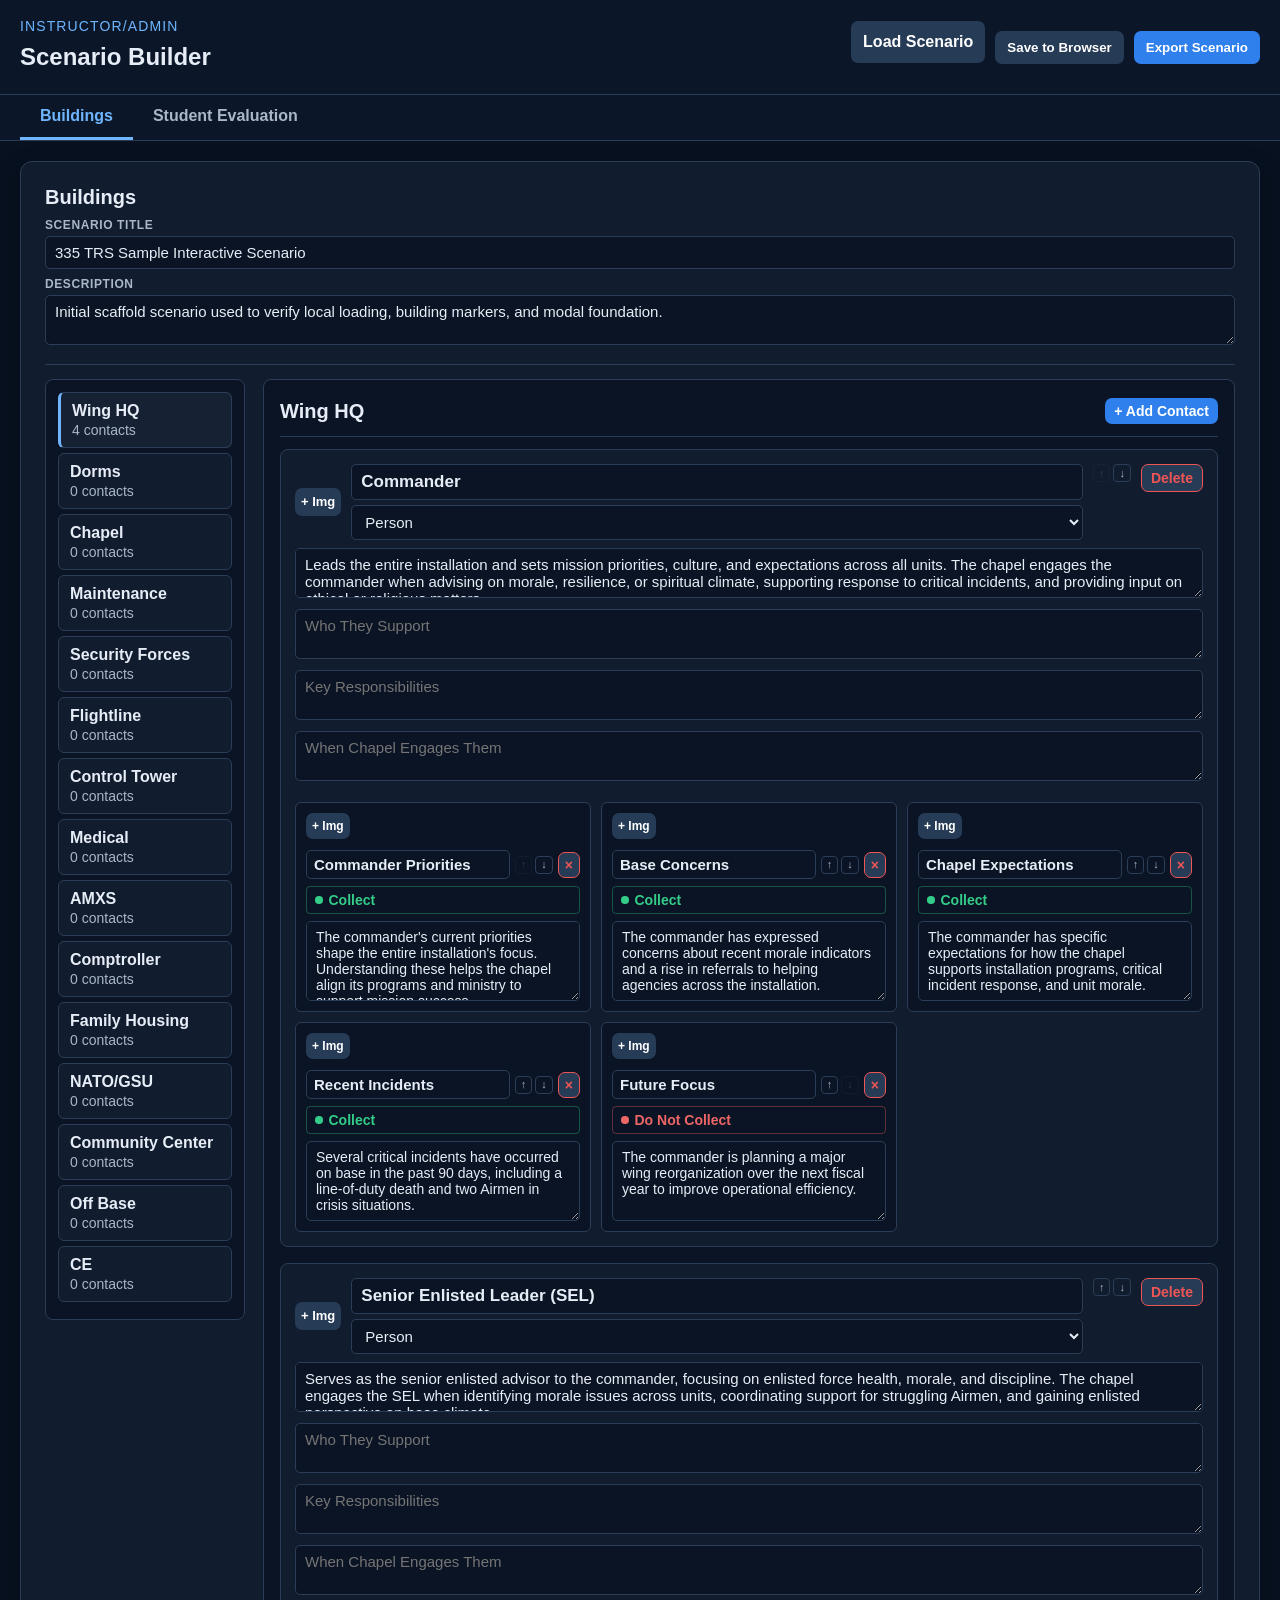
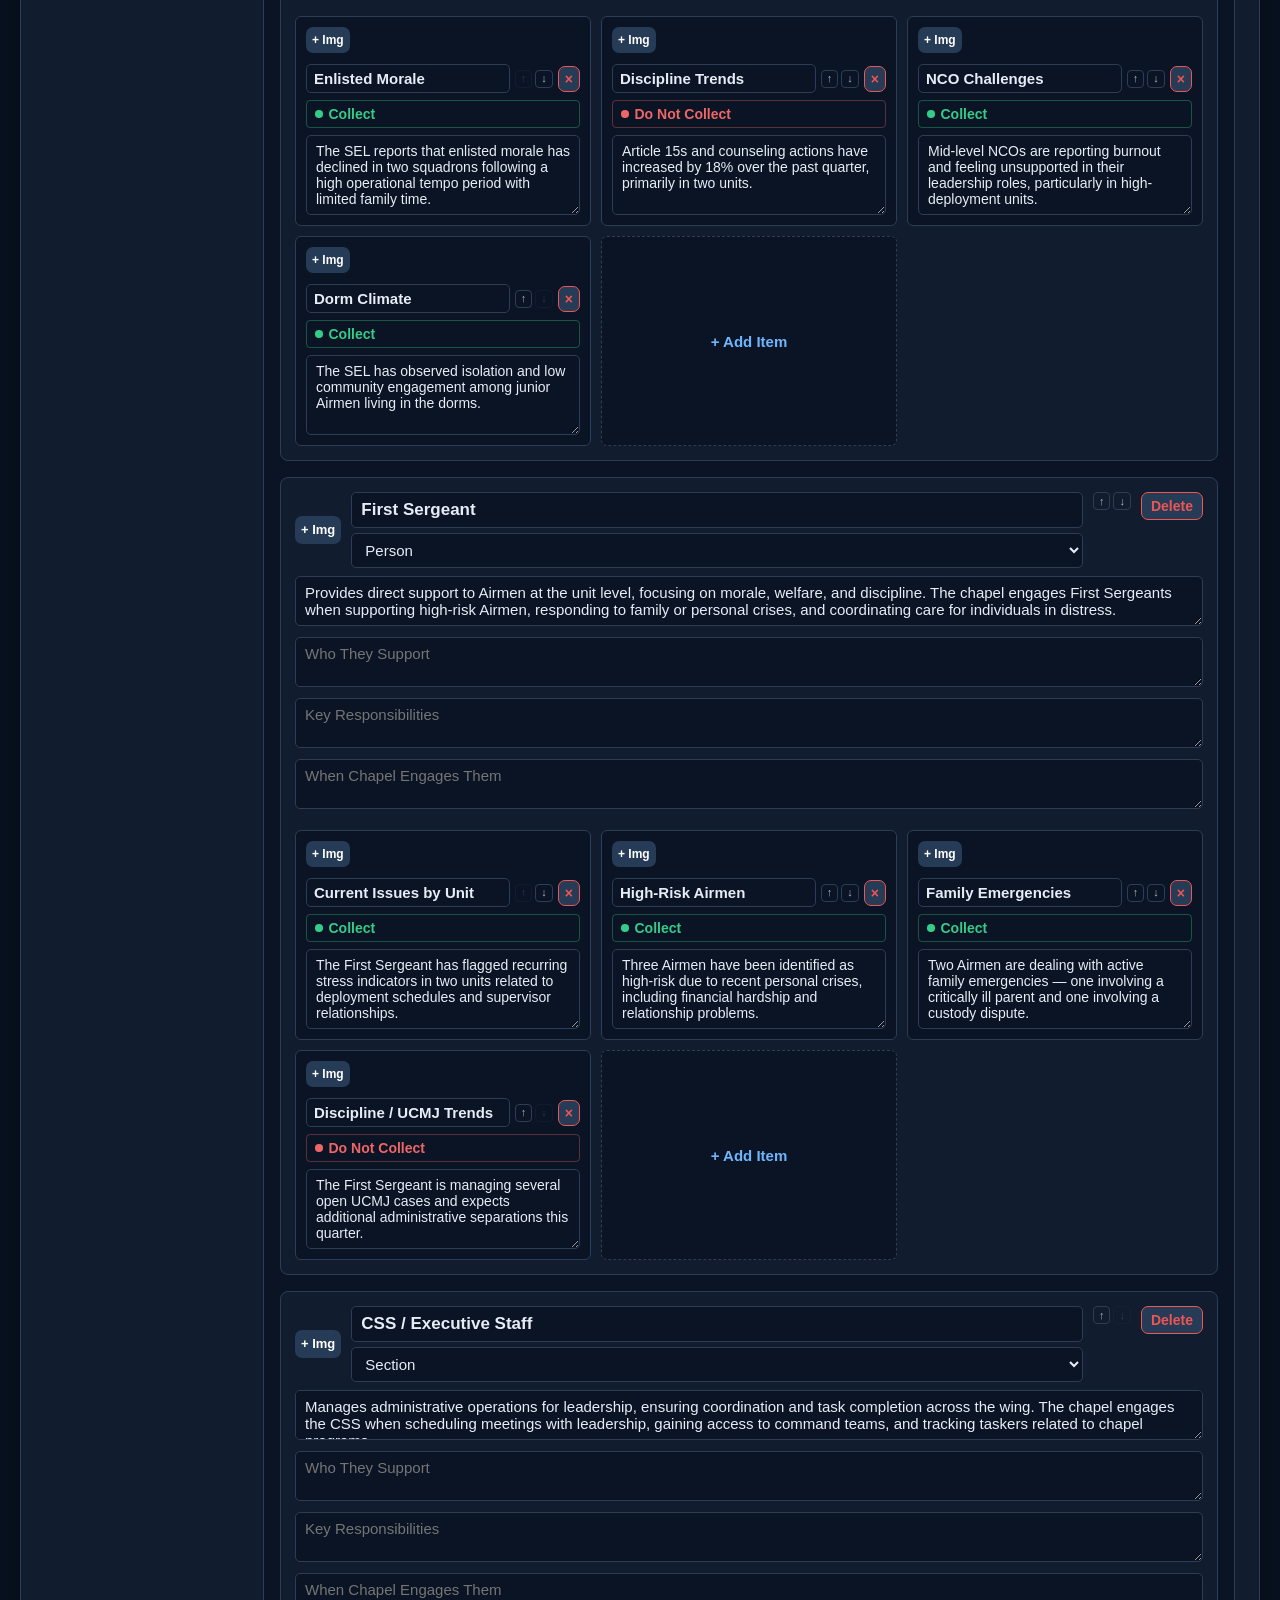
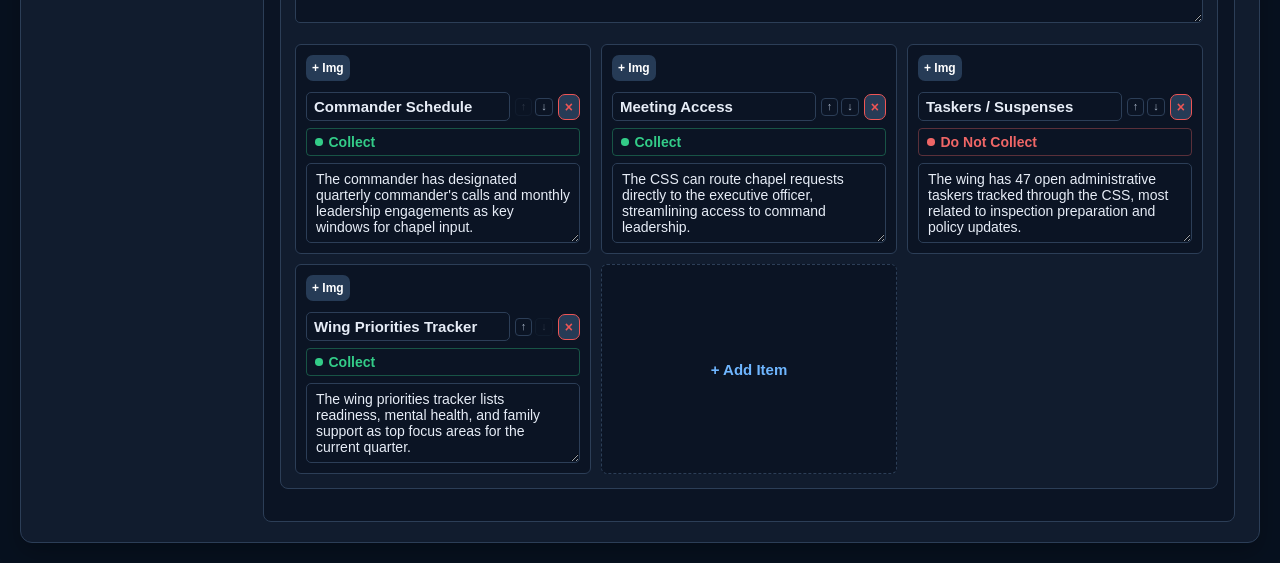
<file: instructor/index.html>
<!DOCTYPE html>
<html lang="en">
<head>
  <meta charset="UTF-8" />
  <meta name="viewport" content="width=device-width, initial-scale=1.0" />
  <title>335 TRS Scenario Builder - Instructor</title>
  <link rel="stylesheet" href="../shared/css/base.css" />
  <link rel="stylesheet" href="./styles.css" />
</head>
<body>

  <header class="app-header">
    <div>
      <p class="eyebrow">Instructor/Admin</p>
      <h1>Scenario Builder</h1>
    </div>
    <div class="button-row">
      <label class="secondary-btn" for="loadScenarioInput" style="cursor:pointer;">Load Scenario</label>
      <input id="loadScenarioInput" type="file" accept=".json,application/json" style="display:none;" />
      <button id="saveToLocalBtn" class="secondary-btn">Save to Browser</button>
      <button id="exportScenarioBtn" class="primary-btn">Export Scenario</button>
    </div>
  </header>

  <nav class="tab-nav">
    <button class="tab-btn active" data-tab="buildings">Buildings</button>
    <button class="tab-btn" data-tab="evaluation">Student Evaluation</button>
  </nav>

  <main class="tab-main">

    <div id="tab-buildings" class="tab-panel active">
      <div class="panel-content buildings-panel">
        <h2>Buildings</h2>

        <div class="scenario-meta-section">
          <div>
            <p class="scenario-meta-label">Scenario Title</p>
            <input id="scenarioTitleInput" class="inline-input" type="text" placeholder="Scenario title..." />
          </div>
          <div>
            <p class="scenario-meta-label">Description</p>
            <textarea id="scenarioDescInput" class="inline-textarea" placeholder="Scenario description..." rows="2"></textarea>
          </div>
        </div>

        <div class="buildings-layout">
          <aside class="buildings-list-panel">
            <div id="buildingList"></div>
          </aside>
          <section class="building-detail-panel">
            <div id="buildingDetail">
              <p class="muted">Select a building to manage its contacts and collection items.</p>
            </div>
          </section>
        </div>

      </div>
    </div>

    <div id="tab-evaluation" class="tab-panel">
      <div class="panel-content">
        <h2>Student Evaluation</h2>

        <div class="evaluation-import-panel">
          <h3>Load Student Results</h3>
          <p class="muted">Select one or more student result files exported from the Student site.</p>
          <label class="file-picker-label" for="studentResultsInput">Choose Result Files</label>
          <input id="studentResultsInput" type="file" accept=".json,application/json" multiple />
          <p id="studentResultsStatus" class="muted">No result files loaded.</p>
        </div>

        <div class="evaluation-layout">
          <aside class="student-results-list-panel">
            <h3>Loaded Students</h3>
            <div id="studentResultsList">
              <p class="muted">Load result files to populate this list.</p>
            </div>
          </aside>
          <section class="student-evaluation-detail-panel">
            <div id="evaluationOutput">
              <p class="muted">Select a student to view evaluation details.</p>
            </div>
          </section>
        </div>

      </div>
    </div>

  </main>

  <div id="modalRoot"></div>

  <script src="../data/scenario.js"></script>
  <script src="../shared/js/scenarioLoader.js"></script>
  <script src="../shared/js/modal.js"></script>
  <script src="../shared/js/jsonUtils.js"></script>
  <script src="./js/instructorApp.js"></script>
</body>
</html>
</file>
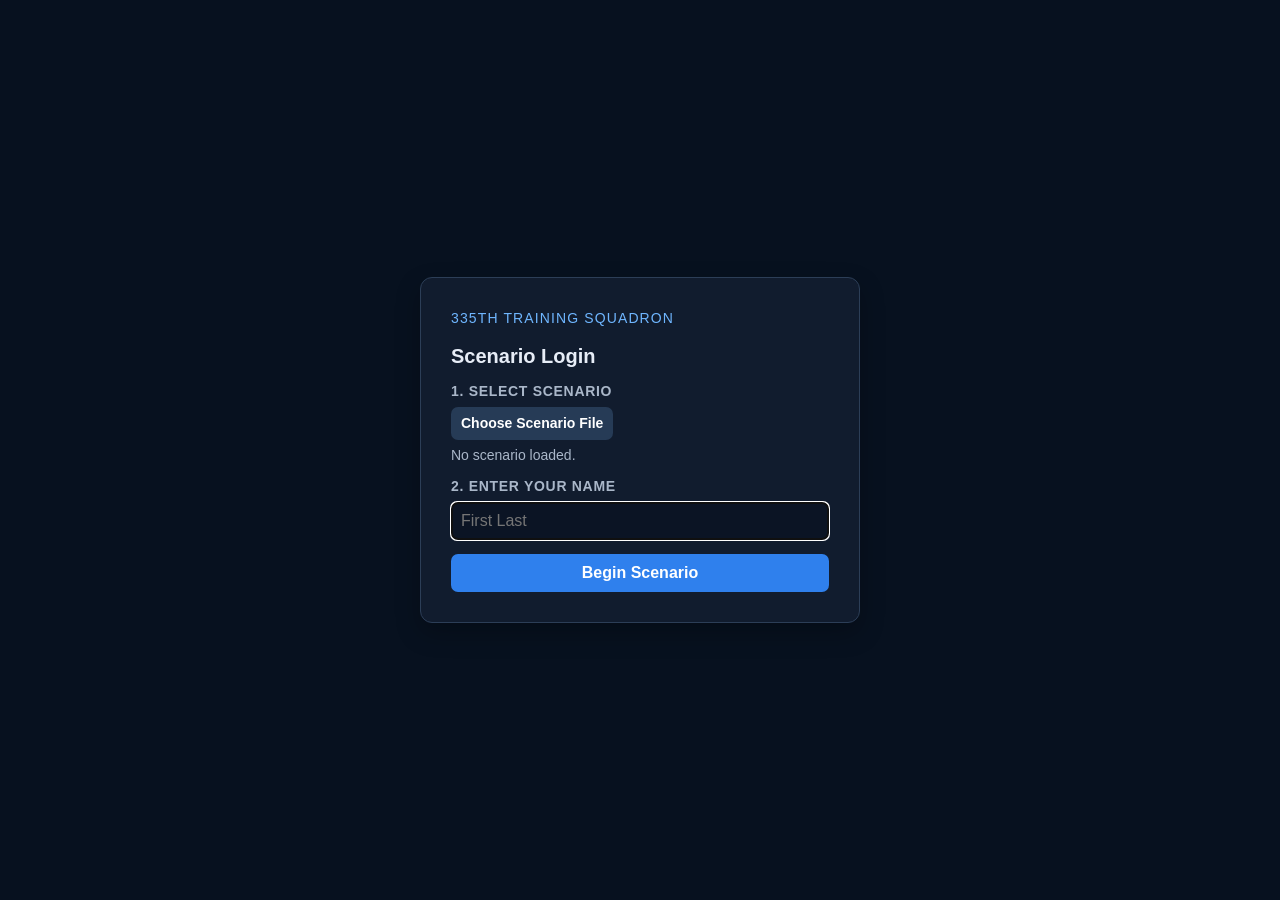
<file: student/index.html>
<!DOCTYPE html>
<html lang="en">
<head>
  <meta charset="UTF-8" />
  <meta name="viewport" content="width=device-width, initial-scale=1.0" />
  <title>335 TRS Interactive Scenario - Student</title>
  <link rel="stylesheet" href="../shared/css/base.css" />
  <link rel="stylesheet" href="./styles.css" />
</head>
<body>

  <div id="loginOverlay" class="login-overlay">
    <div class="login-card">
      <p class="eyebrow">335th Training Squadron</p>
      <h2>Scenario Login</h2>

      <div class="login-scenario-row">
        <span class="login-step-label">1. Select Scenario</span>
        <label class="secondary-btn login-file-btn" for="scenarioFileInput">Choose Scenario File</label>
        <input id="scenarioFileInput" type="file" accept=".json,application/json" style="display:none;" />
        <p id="scenarioLoadedTitle" class="login-scenario-title muted">No scenario loaded.</p>
      </div>

      <label class="login-name-label">
        <span class="login-step-label">2. Enter Your Name</span>
        <input id="studentNameInput" type="text" placeholder="First Last" autocomplete="name" />
      </label>

      <button id="beginScenarioBtn" class="primary-btn" disabled>Begin Scenario</button>
    </div>
  </div>

  <header class="app-header">
    <div>
      <p class="eyebrow">335th Training Squadron</p>
      <h1>Interactive Scenario Environment</h1>
    </div>
    <div class="button-row">
      <button id="newSessionBtn" class="secondary-btn">New Session</button>
      <button id="submitResultsBtn" class="primary-btn">Submit Results</button>
    </div>
  </header>

  <main class="student-layout">
    <section class="map-panel" aria-label="Interactive base map">
      <div id="mapContainer" class="map-container">
        <img id="baseMap" src="../assets/maps/base-map-placeholder.svg" alt="Training base map" />
        <div id="buildingLayer" class="building-layer"></div>
      </div>
    </section>

    <aside class="status-panel">
      <p id="scenarioTitle">Loading scenario...</p>
      <p id="studentNameDisplay" class="muted"></p>
      <div class="building-tracker-section">
        <h4 class="building-tracker-heading">Buildings</h4>
        <div id="buildingTracker" class="building-tracker-list"></div>
      </div>
      <div class="briefcase-section">
        <div class="briefcase-header">
          <span class="briefcase-icon">&#128188;</span>
          <h3 class="briefcase-title">Briefcase <span id="briefcaseCount" class="briefcase-count">0</span></h3>
          <button id="openBriefcaseBtn" class="secondary-btn btn-sm" disabled>Open Folder</button>
        </div>
        <div id="briefcaseList" class="briefcase-list">
          <p class="muted briefcase-empty">No items collected yet.</p>
        </div>
      </div>
    </aside>
  </main>

  <div id="modalRoot"></div>

  <script src="../shared/js/scenarioLoader.js"></script>
  <script src="../shared/js/modal.js"></script>
  <script src="../shared/js/jsonUtils.js"></script>
  <script src="./js/studentApp.js"></script>
</body>
</html>
</file>
<file: shared/css/base.css>
:root {
  font-size: 62.5%;
  --bg: #07111f;
  --panel: #111c2e;
  --panel-dark: #0b1424;
  --border: #2c3e57;
  --text: #e7edf7;
  --muted: #aab7c9;
  --accent: #6fb6ff;
  --accent-strong: #2f80ed;
  --shadow: 0 1rem 2.5rem rgba(0, 0, 0, 0.25);
}

* { box-sizing: border-box; }
body {
  margin: 0;
  font-family: Arial, Helvetica, sans-serif;
  font-size: 1.6rem;
  line-height: 1.5;
  background: var(--bg);
  color: var(--text);
}

.app-header {
  display: flex;
  justify-content: space-between;
  align-items: center;
  gap: 2rem;
  padding: 1.6rem 2rem;
  background: #0b1728;
  border-bottom: 1px solid var(--border);
}

h1 { font-size: 2.4rem; margin-top: 0; margin-bottom: 0.3rem; }
h2 { font-size: 2rem; margin-top: 0; }
h3 { font-size: 1.6rem; margin-top: 0; }
p  { margin-top: 0; }
.eyebrow { color: var(--accent); text-transform: uppercase; letter-spacing: 0.08em; font-size: 1.4rem; margin-bottom: 0.2rem; }
.muted { color: var(--muted); }
.button-row { display: flex; gap: 1rem; align-items: center; }
.primary-btn, .secondary-btn {
  border: 0;
  border-radius: 0.7rem;
  padding: 0.9rem 1.2rem;
  color: #fff;
  cursor: pointer;
  font-weight: 700;
}
.primary-btn { background: var(--accent-strong); }
.secondary-btn { background: #263b56; }
.modal-backdrop {
  position: fixed;
  inset: 0;
  display: grid;
  place-items: center;
  background: rgba(0,0,0,0.65);
  padding: 2rem;
  z-index: 1000;
}
.modal-card {
  width: min(64rem, 100%);
  background: var(--panel);
  border: 1px solid var(--border);
  border-radius: 1.2rem;
  box-shadow: var(--shadow);
}
.modal-header, .modal-body, .modal-footer { padding: 1.6rem; }
.modal-header { border-bottom: 1px solid var(--border); }
.modal-footer { display: flex; justify-content: flex-end; gap: 1rem; border-top: 1px solid var(--border); }
</file>
<file: instructor/styles.css>
/* ── Tab navigation ──────────────────────────────────────────────────────── */

.tab-nav {
  display: flex;
  gap: 0;
  padding: 0 2rem;
  background: #0b1728;
  border-bottom: 1px solid var(--border);
}

.tab-btn {
  padding: 1.2rem 2rem;
  background: none;
  border: none;
  border-bottom: 3px solid transparent;
  color: var(--muted);
  font-size: 1.6rem;
  font-weight: 600;
  cursor: pointer;
  transition: color 0.15s, border-color 0.15s;
}

.tab-btn:hover { color: var(--text); }

.tab-btn.active {
  color: var(--accent);
  border-bottom-color: var(--accent);
}

/* ── Tab panels ──────────────────────────────────────────────────────────── */

.tab-main { padding: 2rem; }

.tab-panel { display: none; }
.tab-panel.active { display: block; }

.panel-content {
  max-width: 72rem;
  margin: 0 auto;
  background: var(--panel);
  border: 1px solid var(--border);
  border-radius: 1.2rem;
  padding: 2rem 2.4rem;
  box-shadow: var(--shadow);
}

.panel-content h2 { margin-bottom: 0.4rem; }

/* ── Form elements ───────────────────────────────────────────────────────── */

label {
  display: grid;
  gap: 0.5rem;
  margin-bottom: 1rem;
  font-weight: 700;
}

input,
textarea,
select {
  width: 100%;
  padding: 0.8rem;
  border-radius: 0.6rem;
  border: 1px solid var(--border);
  background: var(--panel-dark);
  color: var(--text);
}

textarea { min-height: 6rem; resize: vertical; }

.form-grid { display: flex; flex-direction: column; }

/* ── Building / entity / item rows ───────────────────────────────────────── */

.building-list { margin-top: 1.2rem; }

.building-row,
.entity-row,
.item-row {
  display: flex;
  align-items: center;
  justify-content: space-between;
  padding: 0.8rem 1rem;
  margin-bottom: 0.5rem;
  background: var(--panel-dark);
  border-radius: 0.6rem;
  border: 1px solid var(--border);
}

.building-row-name { font-weight: 600; }

.row-actions {
  display: flex;
  gap: 0.4rem;
  flex-shrink: 0;
}

/* ── Buttons ─────────────────────────────────────────────────────────────── */

.btn-sm {
  padding: 0.5rem 0.9rem !important;
  font-size: 1.4rem !important;
}

.btn-sm.danger { border: 1px solid #e55; color: #e55; }
.btn-sm.danger:hover { background: rgba(220, 80, 80, 0.15); }

/* ── Section headers ─────────────────────────────────────────────────────── */

.section-header {
  display: flex;
  align-items: center;
  justify-content: space-between;
  margin-bottom: 0.8rem;
}
.section-header h2,
.section-header h3 { margin: 0; }

.section-divider {
  border: none;
  border-top: 1px solid var(--border);
  margin: 1.2rem 0;
}

/* ── Badge ───────────────────────────────────────────────────────────────── */

.badge {
  font-size: 1.4rem;
  font-weight: 600;
  text-transform: uppercase;
  letter-spacing: 0.05em;
  color: var(--accent);
  padding: 0.15rem 0.4rem;
  border: 1px solid var(--accent);
  border-radius: 0.3rem;
  margin-left: 0.4rem;
}

/* ── Evaluation output ───────────────────────────────────────────────────── */

.evaluation-output { margin-top: 1.4rem; }

.eval-summary {
  padding: 0.8rem 1rem;
  background: var(--panel-dark);
  border-radius: 0.6rem;
  margin-bottom: 1rem;
  font-size: 1.6rem;
}

.eval-row {
  padding: 0.8rem 1rem;
  margin-bottom: 0.6rem;
  border-radius: 0.6rem;
  border-left: 4px solid transparent;
  background: var(--panel-dark);
}

.eval-correct  { border-left-color: #3c8; }
.eval-incorrect { border-left-color: #e55; }
.eval-unknown  { border-left-color: #888; opacity: 0.7; }

.eval-meta {
  display: flex;
  gap: 0.6rem;
  font-size: 1.4rem;
  color: var(--muted);
  margin-bottom: 0.2rem;
}

.eval-item-title { font-weight: 600; margin-bottom: 0.3rem; }

.eval-decisions {
  display: flex;
  gap: 1rem;
  font-size: 1.6rem;
  margin-bottom: 0.3rem;
}

.eval-result { font-weight: 700; font-size: 1.4rem; letter-spacing: 0.08em; }
.eval-correct .eval-result  { color: #3c8; }
.eval-incorrect .eval-result { color: #e55; }

.eval-feedback { font-size: 1.4rem; }

/* ── Student submission cards ─────────────────────────────────────────────── */

.student-card {
  border: 1px solid var(--border);
  border-radius: 0.8rem;
  margin-bottom: 1.6rem;
  overflow: hidden;
}

.student-card-header {
  display: flex;
  align-items: center;
  justify-content: space-between;
  padding: 1rem 1.4rem;
  background: var(--panel-dark);
  border-bottom: 1px solid var(--border);
  gap: 1rem;
}

.student-name {
  font-size: 1.6rem;
  font-weight: 700;
  display: block;
}

.student-submitted {
  font-size: 1.4rem;
  display: block;
  margin-top: 0.2rem;
}

.student-score {
  font-size: 1.6rem;
  font-weight: 700;
  white-space: nowrap;
  padding: 0.4rem 1rem;
  border-radius: 0.5rem;
  border: 2px solid var(--border);
}

.score-perfect  { color: #3c8; border-color: #3c8; }
.score-passing  { color: #fb0; border-color: #fb0; }
.score-failing  { color: #e55; border-color: #e55; }

.student-card-body { padding: 1rem 1.4rem; }

code {
  font-family: monospace;
  background: var(--panel-dark);
  padding: 0.1rem 0.4rem;
  border-radius: 0.3rem;
  font-size: 0.9em;
}

/* ── Evaluation import panel ─────────────────────────────────────────────── */

.evaluation-import-panel {
  padding: 1.2rem 1.4rem;
  border: 1px solid var(--border);
  border-radius: 0.8rem;
  margin-bottom: 1.6rem;
  background: var(--panel-dark);
}

.evaluation-import-panel h3 { margin: 0 0 0.4rem; }

.file-picker-label {
  display: inline-block;
  padding: 0.7rem 1.4rem;
  border-radius: 0.6rem;
  background: #263b56;
  color: var(--text);
  font-weight: 600;
  font-size: 1.6rem;
  cursor: pointer;
  border: 1px solid var(--border);
  transition: background 0.15s;
  margin-top: 0.6rem;
}

.file-picker-label:hover { background: #2f4a6e; }

#studentResultsInput { display: none; }

#studentResultsStatus { margin-top: 0.7rem; margin-bottom: 0; }

/* ── Evaluation two-column layout ────────────────────────────────────────── */

.evaluation-layout {
  display: flex;
  gap: 1.5rem;
  align-items: flex-start;
}

.student-results-list-panel {
  min-width: 18rem;
  flex-shrink: 0;
  background: var(--panel-dark);
  border: 1px solid var(--border);
  border-radius: 0.8rem;
  padding: 1.2rem;
}

.student-results-list-panel h3 { margin: 0 0 0.8rem; }

.student-evaluation-detail-panel {
  flex: 1;
  min-width: 0;
}

/* ── Student result list items ───────────────────────────────────────────── */

.student-result-list-item {
  display: block;
  width: 100%;
  text-align: left;
  padding: 0.8rem 1rem;
  margin-bottom: 0.5rem;
  background: var(--panel);
  border: 1px solid var(--border);
  border-radius: 0.6rem;
  color: var(--text);
  cursor: pointer;
  transition: background 0.15s, border-color 0.15s;
}

.student-result-list-item:hover { background: #1a2d47; }

.student-result-list-item.active {
  border-left: 3px solid var(--accent);
  background: #162233;
}

.student-result-name {
  display: block;
  font-weight: 700;
  font-size: 1.6rem;
}

.student-result-meta {
  display: block;
  font-size: 1.4rem;
  color: var(--muted);
  margin-top: 0.15rem;
}

.student-result-warning {
  display: block;
  font-size: 1.4rem;
  color: #fb0;
  margin-top: 0.2rem;
}

/* ── Buildings tab full-width override ───────────────────────────────────── */

.panel-content.buildings-panel {
  max-width: none;
}

/* ── Buildings two-column layout ─────────────────────────────────────────── */

.buildings-layout {
  display: flex;
  gap: 1.8rem;
  align-items: flex-start;
  margin-top: 1.2rem;
}

.buildings-list-panel {
  min-width: 20rem;
  max-width: 22rem;
  flex-shrink: 0;
  background: var(--panel-dark);
  border: 1px solid var(--border);
  border-radius: 0.8rem;
  padding: 1.2rem;
}

.building-detail-panel {
  flex: 1;
  min-width: 0;
}

.building-list-item {
  display: block;
  width: 100%;
  text-align: left;
  padding: 0.9rem 1.1rem;
  margin-bottom: 0.5rem;
  background: var(--panel);
  border: 1px solid var(--border);
  border-radius: 0.6rem;
  color: var(--text);
  cursor: pointer;
  transition: background 0.15s, border-color 0.15s;
}

.building-list-item:hover { background: #1a2d47; }

.building-list-item.active {
  border-left: 3px solid var(--accent);
  background: #162233;
}

.building-list-item-name {
  display: block;
  font-weight: 700;
  font-size: 1.6rem;
}

.building-list-item-meta {
  display: block;
  font-size: 1.4rem;
  color: var(--muted);
  margin-top: 0.2rem;
}

/* ── Building detail panel ───────────────────────────────────────────────── */

.building-detail-card {
  background: var(--panel-dark);
  border: 1px solid var(--border);
  border-radius: 0.8rem;
  padding: 1.6rem;
}

.building-detail-header {
  display: flex;
  align-items: center;
  justify-content: space-between;
  margin-bottom: 1.2rem;
  padding-bottom: 1rem;
  border-bottom: 1px solid var(--border);
}

.building-detail-title { margin: 0; font-size: 2rem; }

/* ── Shared inline field styles ──────────────────────────────────────────── */

.inline-input,
.inline-select,
.inline-textarea {
  width: 100%;
  padding: 0.7rem 0.9rem;
  border-radius: 0.5rem;
  border: 1px solid var(--border);
  background: var(--panel-dark);
  color: var(--text);
  font-size: 1.5rem;
  font-family: inherit;
  box-sizing: border-box;
}

.inline-input:focus,
.inline-select:focus,
.inline-textarea:focus {
  outline: none;
  border-color: var(--accent);
}

.inline-textarea {
  min-height: 5rem;
  resize: vertical;
}

.muted-sm {
  font-size: 1.4rem;
  color: var(--muted);
}

/* ── Entity card (always-editable) ───────────────────────────────────────── */

.entity-card-v2 {
  background: var(--panel);
  border: 1px solid var(--border);
  border-radius: 0.8rem;
  padding: 1.4rem;
  margin-bottom: 1.6rem;
}

.entity-card-v2-header {
  display: flex;
  align-items: flex-start;
  justify-content: space-between;
  gap: 1rem;
  margin-bottom: 0.8rem;
}

.entity-header-left {
  display: flex;
  align-items: center;
  gap: 1rem;
  flex: 1;
  min-width: 0;
}

.entity-img-slot {
  display: flex;
  flex-direction: column;
  align-items: center;
  gap: 0.4rem;
  flex-shrink: 0;
}

.entity-card-img {
  width: 6rem;
  height: 6rem;
  object-fit: cover;
  border-radius: 0.5rem;
  border: 1px solid var(--border);
  display: block;
}

.entity-img-upload-btn {
  display: inline-flex !important;
  align-items: center;
  cursor: pointer;
  margin-bottom: 0 !important;
  font-size: 1.3rem !important;
  padding: 0.4rem 0.6rem !important;
}

.entity-img-clear-btn {
  font-size: 1.3rem !important;
  padding: 0.4rem 0.6rem !important;
}

.entity-name-type {
  display: flex;
  flex-direction: column;
  gap: 0.5rem;
  flex: 1;
  min-width: 0;
}

.entity-name-input {
  font-weight: 700;
  font-size: 1.7rem !important;
}

.entity-img-notice {
  font-size: 1.2rem;
  color: var(--muted);
  margin: 0.3rem 0 0.6rem;
  word-break: break-all;
}

.entity-desc-field {
  min-height: 5rem;
  margin-bottom: 0.4rem;
}

/* ── Item card grid ──────────────────────────────────────────────────────── */

.item-card-grid {
  display: grid;
  grid-template-columns: repeat(3, 1fr);
  gap: 1rem;
  margin-top: 1rem;
}

@media (max-width: 900px) {
  .item-card-grid { grid-template-columns: repeat(2, 1fr); }
}

/* ── Item image slot ─────────────────────────────────────────────────────── */

.item-img-slot {
  display: flex;
  align-items: center;
  gap: 0.5rem;
  margin-bottom: 0.4rem;
}

.item-card-img {
  width: 5.6rem;
  height: 5.6rem;
  object-fit: cover;
  border-radius: 0.4rem;
  border: 1px solid var(--border);
  display: block;
  flex-shrink: 0;
}

.item-img-upload-btn {
  display: inline-flex !important;
  align-items: center;
  cursor: pointer;
  margin-bottom: 0 !important;
  font-size: 1.2rem !important;
  padding: 0.4rem 0.6rem !important;
}

.item-img-clear-btn {
  font-size: 1.2rem !important;
  padding: 0.4rem 0.6rem !important;
}

/* ── Item card ───────────────────────────────────────────────────────────── */

.item-card {
  background: var(--panel-dark);
  border: 1px solid var(--border);
  border-radius: 0.6rem;
  padding: 1rem;
  display: flex;
  flex-direction: column;
  gap: 0.7rem;
}

.item-card-add {
  display: flex;
  align-items: center;
  justify-content: center;
  border-style: dashed;
  min-height: 8rem;
}

.item-card-header {
  display: flex;
  align-items: center;
  gap: 0.5rem;
}

.item-title-input {
  flex: 1;
  font-weight: 700;
  font-size: 1.5rem !important;
  padding: 0.5rem 0.7rem !important;
}

.item-delete-btn {
  flex-shrink: 0;
  padding: 0.4rem 0.6rem !important;
  font-size: 1.4rem !important;
}

/* ── Collect / Do Not Collect toggle ─────────────────────────────────────── */

.collect-toggle {
  display: flex;
  align-items: center;
  gap: 0.6rem;
  padding: 0.5rem 0.8rem;
  border-radius: 0.4rem;
  border: 1px solid;
  background: none;
  cursor: pointer;
  font-size: 1.4rem;
  font-weight: 700;
  width: 100%;
  text-align: left;
  transition: background 0.15s;
  font-family: inherit;
}

.collect-toggle.is-collect {
  color: #3c8;
  border-color: rgba(51, 204, 136, 0.35);
}
.collect-toggle.is-collect:hover { background: rgba(51, 204, 136, 0.08); }

.collect-toggle.is-no-collect {
  color: #e66;
  border-color: rgba(238, 102, 102, 0.35);
}
.collect-toggle.is-no-collect:hover { background: rgba(238, 102, 102, 0.08); }

.toggle-dot {
  width: 0.75rem;
  height: 0.75rem;
  border-radius: 50%;
  flex-shrink: 0;
  background: currentColor;
}

/* ── Item textareas ──────────────────────────────────────────────────────── */

.item-content-area {
  min-height: 8rem;
  font-size: 1.4rem !important;
}


/* ── Add item placeholder card ───────────────────────────────────────────── */

.add-item-btn {
  background: none;
  border: none;
  color: var(--accent);
  font-size: 1.5rem;
  font-weight: 600;
  cursor: pointer;
  padding: 0.6rem 1.2rem;
  font-family: inherit;
}
.add-item-btn:hover { color: var(--text); }

/* ── Scenario meta section ───────────────────────────────────────────────── */

.scenario-meta-section {
  margin-bottom: 1.4rem;
  padding-bottom: 1.2rem;
  border-bottom: 1px solid var(--border);
  display: flex;
  flex-direction: column;
  gap: 0.6rem;
}

.scenario-meta-label {
  font-size: 1.2rem;
  font-weight: 700;
  text-transform: uppercase;
  letter-spacing: 0.05em;
  color: var(--muted);
  margin: 0 0 0.2rem;
}

/* ── Reorder buttons ─────────────────────────────────────────────────────── */

.entity-reorder-btns,
.item-reorder-btns {
  display: flex;
  gap: 0.3rem;
  flex-shrink: 0;
}

.reorder-btn {
  background: none;
  border: 1px solid var(--border);
  color: var(--muted);
  border-radius: 0.4rem;
  padding: 0.25rem 0.5rem;
  font-size: 1.1rem;
  cursor: pointer;
  line-height: 1;
  font-family: inherit;
}

.reorder-btn:hover:not(:disabled) { color: var(--text); border-color: var(--accent); }
.reorder-btn:disabled { opacity: 0.2; cursor: default; }

/* ── Student result unreviewed indicator ─────────────────────────────────── */

.student-result-unreviewed {
  display: block;
  font-size: 1.4rem;
  color: #fb0;
  margin-top: 0.15rem;
}
</file>
<file: student/styles.css>
.student-layout {
  display: grid;
  grid-template-columns: minmax(0, 1fr) 32rem;
  gap: 2rem;
  padding: 2rem;
}

.map-panel,
.status-panel {
  background: var(--panel);
  border: 1px solid var(--border);
  border-radius: 1.2rem;
  box-shadow: var(--shadow);
}

.map-panel {
  padding: 1rem;
}
.status-panel {
  padding: 1.6rem;
}

.map-container {
  position: relative;
  min-height: 58rem;
  overflow: hidden;
  border-radius: 0.8rem;
  background: #111827;
}

.map-container img {
  width: 100%;
  height: 100%;
  min-height: 58rem;
  object-fit: cover;
  display: block;
}

.building-marker {
  position: absolute;
  border: 2px solid transparent;
  background: transparent;
  color: transparent;
  font-weight: 700;
  cursor: pointer;
  border-radius: 0.3rem;
  transition:
    background 0.15s,
    border-color 0.15s;
}

.building-marker:hover,
.building-marker:focus-visible {
  background: rgba(80, 160, 255, 0);
  border-color: rgba(80, 160, 255, 0);
  outline: none;
}

.summary-card {
  margin-top: 1rem;
  padding: 1rem;
  background: var(--panel-dark);
  border-radius: 0.8rem;
}

.entity-list,
.item-list {
  display: flex;
  flex-direction: column;
  gap: 0.6rem;
  margin-top: 0.8rem;
}

.entity-btn,
.item-btn {
  display: flex;
  align-items: center;
  justify-content: space-between;
  gap: 0.8rem;
  text-align: left;
  width: 100%;
}

.item-btn-title { flex: 1; }

.item-btn-thumb {
  width: 3.6rem;
  height: 3.6rem;
  object-fit: cover;
  border-radius: 0.3rem;
  flex-shrink: 0;
}

.entity-type-badge {
  font-size: 1.4rem;
  font-weight: 600;
  text-transform: uppercase;
  letter-spacing: 0.05em;
  color: var(--accent);
  padding: 0.2rem 0.5rem;
  border: 1px solid var(--accent);
  border-radius: 0.4rem;
  white-space: nowrap;
}

.item-content-title {
  margin-bottom: 0.4rem;
}

.decision-recorded {
  margin-top: 1rem;
  padding: 0.5rem 0.8rem;
  background: var(--panel-dark);
  border-radius: 0.4rem;
}

/* ── Login overlay ───────────────────────────────────────────────────────── */

.login-overlay {
  position: fixed;
  inset: 0;
  z-index: 9000;
  display: grid;
  place-items: center;
  background: var(--bg);
}

.login-card {
  width: min(44rem, 90vw);
  background: var(--panel);
  border: 1px solid var(--border);
  border-radius: 1.2rem;
  padding: 3rem;
  box-shadow: var(--shadow);
  display: flex;
  flex-direction: column;
  gap: 1rem;
}

.login-card h2 {
  margin: 0;
}

.login-card label {
  display: grid;
  gap: 0.5rem;
  font-weight: 700;
}

.login-card input {
  width: 100%;
  padding: 0.9rem;
  border-radius: 0.6rem;
  border: 1px solid var(--border);
  background: var(--panel-dark);
  color: var(--text);
  font-size: 1.6rem;
}

.login-card .primary-btn {
  margin-top: 0.4rem;
  width: 100%;
  padding: 1rem;
  font-size: 1.6rem;
}

/* ── Login scenario picker ───────────────────────────────────────────────── */

.login-scenario-row {
  display: flex;
  flex-direction: column;
  gap: 0.5rem;
}

.login-step-label {
  font-size: 1.4rem;
  font-weight: 700;
  color: var(--muted);
  text-transform: uppercase;
  letter-spacing: 0.05em;
}

.login-file-btn {
  display: inline-block;
  cursor: pointer;
  width: fit-content;
  font-size: 1.4rem;
  padding: 0.6rem 1rem;
}

.login-scenario-title {
  font-size: 1.4rem;
  margin: 0;
}

.login-name-label {
  display: grid;
  gap: 0.5rem;
  font-weight: 700;
}

/* ── Building modal entity rows ──────────────────────────────────────────── */

.entity-row {
  display: flex;
  align-items: center;
  gap: 1.2rem;
  padding: 1rem 1.2rem;
  background: var(--panel-dark);
  border: 1px solid var(--border);
  border-radius: 0.6rem;
  width: 100%;
  text-align: left;
  cursor: pointer;
  color: var(--text);
}
.entity-row:hover {
  border-color: var(--accent);
}

.entity-row-thumb {
  width: 5.6rem;
  height: 5.6rem;
  object-fit: cover;
  border-radius: 0.4rem;
  flex-shrink: 0;
}
.entity-row-thumb-placeholder {
  width: 5.6rem;
  height: 5.6rem;
  flex-shrink: 0;
  background: var(--panel);
  border: 1px solid var(--border);
  border-radius: 0.4rem;
  display: flex;
  align-items: center;
  justify-content: center;
  color: var(--muted);
  font-size: 2rem;
}

.entity-row-arrow {
  color: var(--accent);
  flex-shrink: 0;
}
.entity-row-name {
  font-weight: 700;
  font-size: 1.6rem;
  text-transform: uppercase;
}

/* ── Two-column modal layout (entity detail + item review) ───────────────── */

.modal-card.modal-wide {
  width: min(80rem, 100%);
}

.modal-two-col {
  display: grid;
  grid-template-columns: 16rem 1fr;
  gap: 1.6rem;
  align-items: start;
}

.modal-col-img img {
  width: 100%;
  aspect-ratio: 1 / 1;
  object-fit: cover;
  border-radius: 0.6rem;
  display: block;
}
.modal-col-img-placeholder {
  width: 100%;
  aspect-ratio: 1 / 1;
  background: var(--panel-dark);
  border: 1px solid var(--border);
  border-radius: 0.6rem;
  display: flex;
  align-items: center;
  justify-content: center;
  color: var(--muted);
  font-size: 3.2rem;
}

.modal-detail-prompt {
  font-size: 1.4rem;
  color: var(--muted);
  margin-top: 1rem;
  margin-bottom: 0.6rem;
}

/* ── Briefcase panel ─────────────────────────────────────────────────────── */

.briefcase-section {
  margin-top: 1.4rem;
  border-top: 1px solid var(--border);
  padding-top: 1.2rem;
}

.briefcase-header {
  display: flex;
  align-items: center;
  gap: 0.7rem;
  margin-bottom: 0.9rem;
}

.briefcase-icon { font-size: 1.8rem; line-height: 1; flex-shrink: 0; }

.briefcase-title {
  margin: 0;
  font-size: 1.6rem;
  flex: 1;
}

.briefcase-count {
  display: inline-block;
  background: var(--accent-strong);
  color: #fff;
  font-size: 1.1rem;
  font-weight: 700;
  padding: 0.1rem 0.5rem;
  border-radius: 1rem;
  min-width: 1.8rem;
  text-align: center;
  vertical-align: middle;
  margin-left: 0.3rem;
}

.briefcase-list {
  display: flex;
  flex-direction: column;
  gap: 0.5rem;
  max-height: 36rem;
  overflow-y: auto;
}

.briefcase-empty { font-size: 1.4rem; }

.briefcase-item {
  display: flex;
  align-items: flex-start;
  gap: 0.6rem;
  padding: 0.6rem 0.8rem;
  background: var(--panel-dark);
  border: 1px solid var(--border);
  border-radius: 0.5rem;
}

.briefcase-item-text {
  flex: 1;
  min-width: 0;
  display: flex;
  flex-direction: column;
  gap: 0.1rem;
}

.briefcase-item-location {
  font-size: 1.1rem;
  color: var(--muted);
  font-weight: 600;
  text-transform: uppercase;
  letter-spacing: 0.04em;
}

.briefcase-item-entity {
  font-size: 1.2rem;
  color: var(--muted);
}

.briefcase-item-title {
  font-size: 1.3rem;
  font-weight: 600;
  color: var(--text);
}

.briefcase-item-delete {
  background: none;
  border: none;
  color: var(--muted);
  font-size: 1.6rem;
  line-height: 1;
  cursor: pointer;
  padding: 0 0.2rem;
  flex-shrink: 0;
}
.briefcase-item-delete:hover { color: #e55; }

/* ── Entity modal extras ─────────────────────────────────────────────────── */

.entity-field-label {
  font-size: 1.1rem;
  font-weight: 700;
  text-transform: uppercase;
  letter-spacing: 0.06em;
  color: var(--accent);
  margin-bottom: 0.2rem;
}

.more-info-btn {
  margin-top: 0.8rem;
  margin-bottom: 0.2rem;
  font-size: 1.3rem !important;
  padding: 0.4rem 0.9rem !important;
}

/* ── More Info modal ─────────────────────────────────────────────────────── */

.more-info-field { margin-bottom: 1.4rem; }

.more-info-label {
  font-size: 1.1rem;
  font-weight: 700;
  text-transform: uppercase;
  letter-spacing: 0.06em;
  color: var(--accent);
  margin-bottom: 0.3rem;
}

/* ── Open Folder modal ───────────────────────────────────────────────────── */

.briefcase-modal-building { margin-bottom: 1.6rem; }

.briefcase-modal-building-name {
  font-size: 1.5rem;
  font-weight: 700;
  color: var(--accent);
  margin-bottom: 0.6rem;
  padding-bottom: 0.4rem;
  border-bottom: 1px solid var(--border);
}

.briefcase-modal-item {
  display: flex;
  align-items: baseline;
  gap: 0.8rem;
  padding: 0.4rem 0.6rem;
  margin-bottom: 0.3rem;
  background: var(--panel-dark);
  border-radius: 0.4rem;
}

.briefcase-modal-entity { font-size: 1.3rem; color: var(--muted); flex-shrink: 0; }
.briefcase-modal-title  { font-size: 1.4rem; font-weight: 600; }

/* ── Building tracker ─────────────────────────────────────────────────────── */

.building-tracker-section {
  margin-top: 1.2rem;
  border-top: 1px solid var(--border);
  padding-top: 1rem;
  margin-bottom: 0.4rem;
}

.building-tracker-heading {
  margin: 0 0 0.7rem;
  font-size: 1.4rem;
  text-transform: uppercase;
  letter-spacing: 0.05em;
  color: var(--muted);
}

.building-tracker-list {
  display: flex;
  flex-direction: column;
  gap: 0.4rem;
}

.building-tracker-item {
  display: flex;
  align-items: center;
  gap: 0.7rem;
  font-size: 1.4rem;
  padding: 0.2rem 0;
}

.tracker-dot {
  width: 0.8rem;
  height: 0.8rem;
  border-radius: 50%;
  flex-shrink: 0;
}

.tracker-dot.not-visited { background: var(--muted); opacity: 0.35; }
.tracker-dot.visited     { background: #fb0; }
.tracker-dot.complete    { background: #3c8; }

.tracker-label.not-visited { color: var(--muted); }
.tracker-label.visited     { color: var(--text); }
.tracker-label.complete    { color: var(--text); }

/* ── Briefcase item link (navigable) ─────────────────────────────────────── */

.briefcase-item-link {
  flex: 1;
  min-width: 0;
  display: flex;
  flex-direction: column;
  gap: 0.1rem;
  background: none;
  border: none;
  color: inherit;
  text-align: left;
  cursor: pointer;
  padding: 0;
  font: inherit;
}

.briefcase-item-link:hover .briefcase-item-title { color: var(--accent); }
</file>
